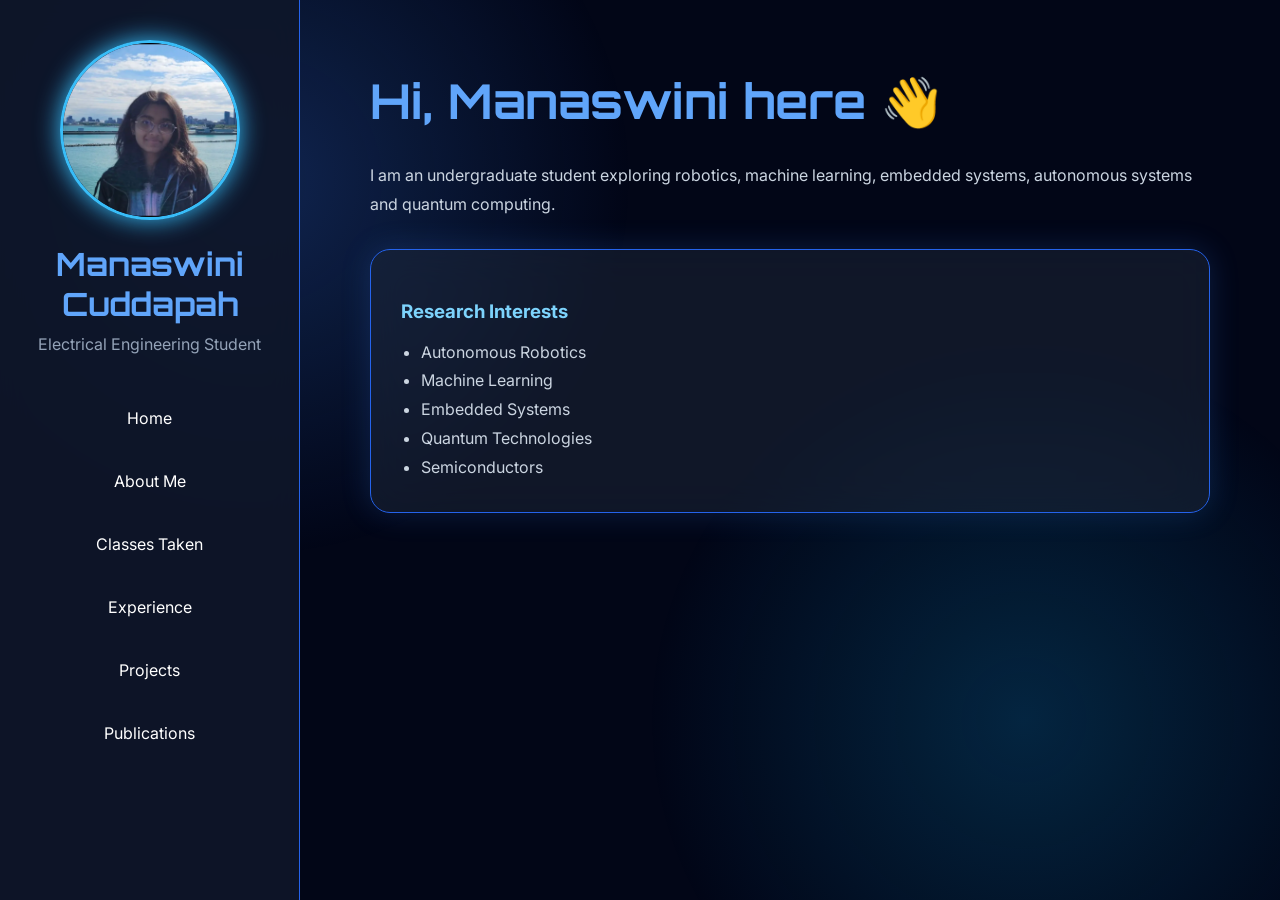
<file: index.html>
<!DOCTYPE html>
<html lang="en">
<head>
    <meta charset="UTF-8">
    <meta name="viewport" content="width=device-width, initial-scale=1.0">
    <title>Manaswini Cuddapah</title>
    <link rel="stylesheet" href="stuff/styles.css">
</head>

<body>

<div class="background-glow"></div>

<div class="sidebar">
    <img src="me.jpg" class="profile">

    <h1>Manaswini Cuddapah</h1>
    <p>Electrical Engineering Student</p>

    <nav>
        <a href="index.html">Home</a>
        <a href="stuff/about.html">About Me</a>
        <a href="stuff/classes.html">Classes Taken</a>
        <a href="stuff/experience.html">Experience</a>
        <a href="stuff/projects.html">Projects</a>
        <a href="stuff/publications.html">Publications</a>
    </nav>
</div>

<div class="main">
    <h2>Hi, Manaswini here 👋</h2>

    <p>
        I am an undergraduate student exploring robotics, machine learning, embedded systems,
        autonomous systems and quantum computing.
    </p>

    <div class="card">
        <h3>Research Interests</h3>

        <ul>
            <li>Autonomous Robotics</li>
            <li>Machine Learning</li>
            <li>Embedded Systems</li>
            <li>Quantum Technologies</li>
            <li>Semiconductors</li>
        </ul>
    </div>
</div>

</body>
</html>
</file>
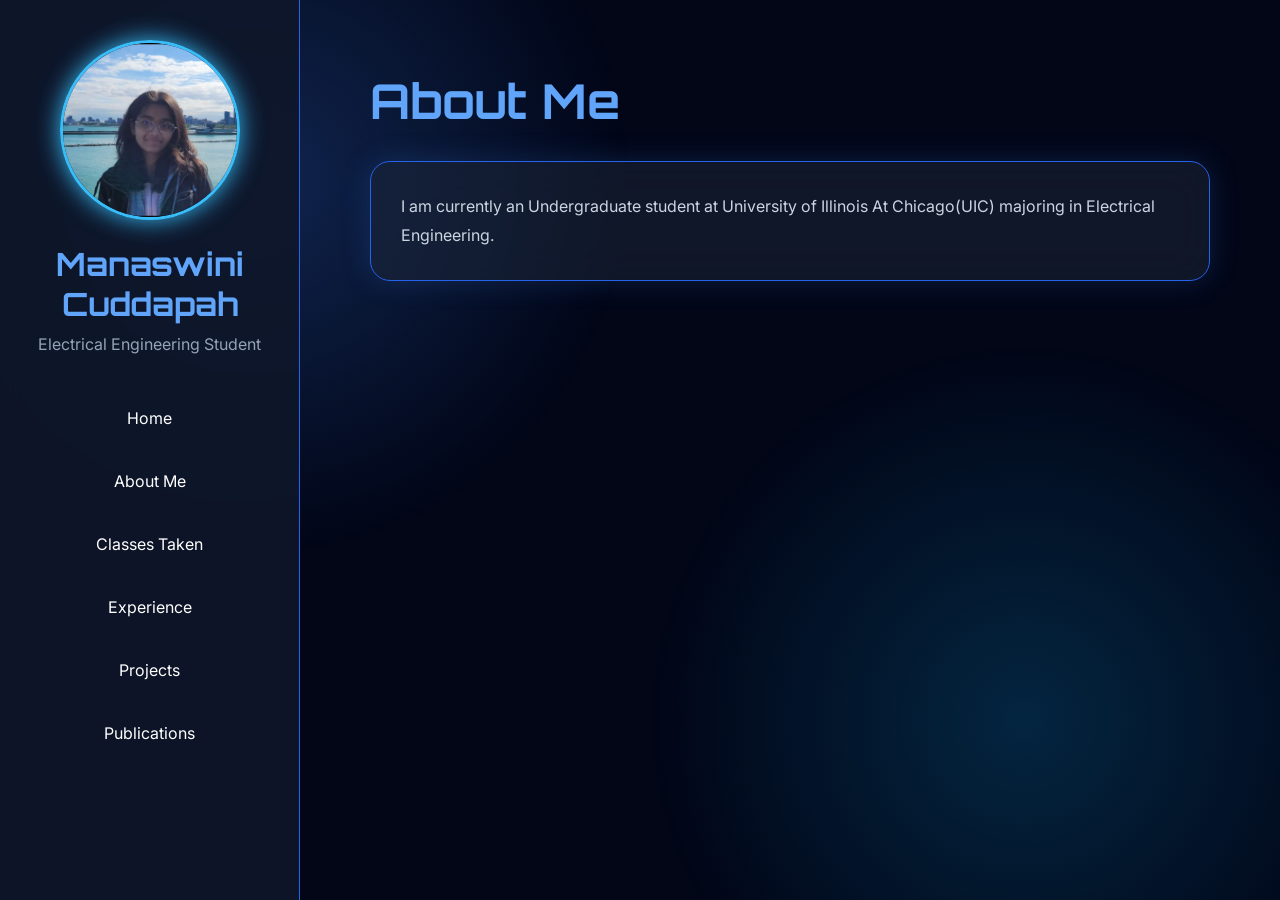
<file: stuff/about.html>
<!DOCTYPE html>
<html lang="en">
<head>
    <meta charset="UTF-8">
    <meta name="viewport" content="width=device-width, initial-scale=1.0">
    <title>Manaswini Cuddapah</title>
    <link rel="stylesheet" href="styles.css">
</head>

<body>

<div class="background-glow"></div>

<div class="sidebar">
    <img src="../me.jpg" class="profile">

    <h1>Manaswini Cuddapah</h1>
    <p>Electrical Engineering Student</p>

    <nav>
        <a href="../index.html">Home</a>
        <a href="about.html">About Me</a>
        <a href="classes.html">Classes Taken</a>
        <a href="experience.html">Experience</a>
        <a href="projects.html">Projects</a>
        <a href="publications.html">Publications</a>
    </nav>
</div>

<div class="main">
    <h2>About Me</h2>

    <div class="card">
        <p>I am currently an Undergraduate student at University of Illinois At Chicago(UIC) majoring in Electrical Engineering.</p>

        
    </div>
</div>

</body>
</html>
</file>
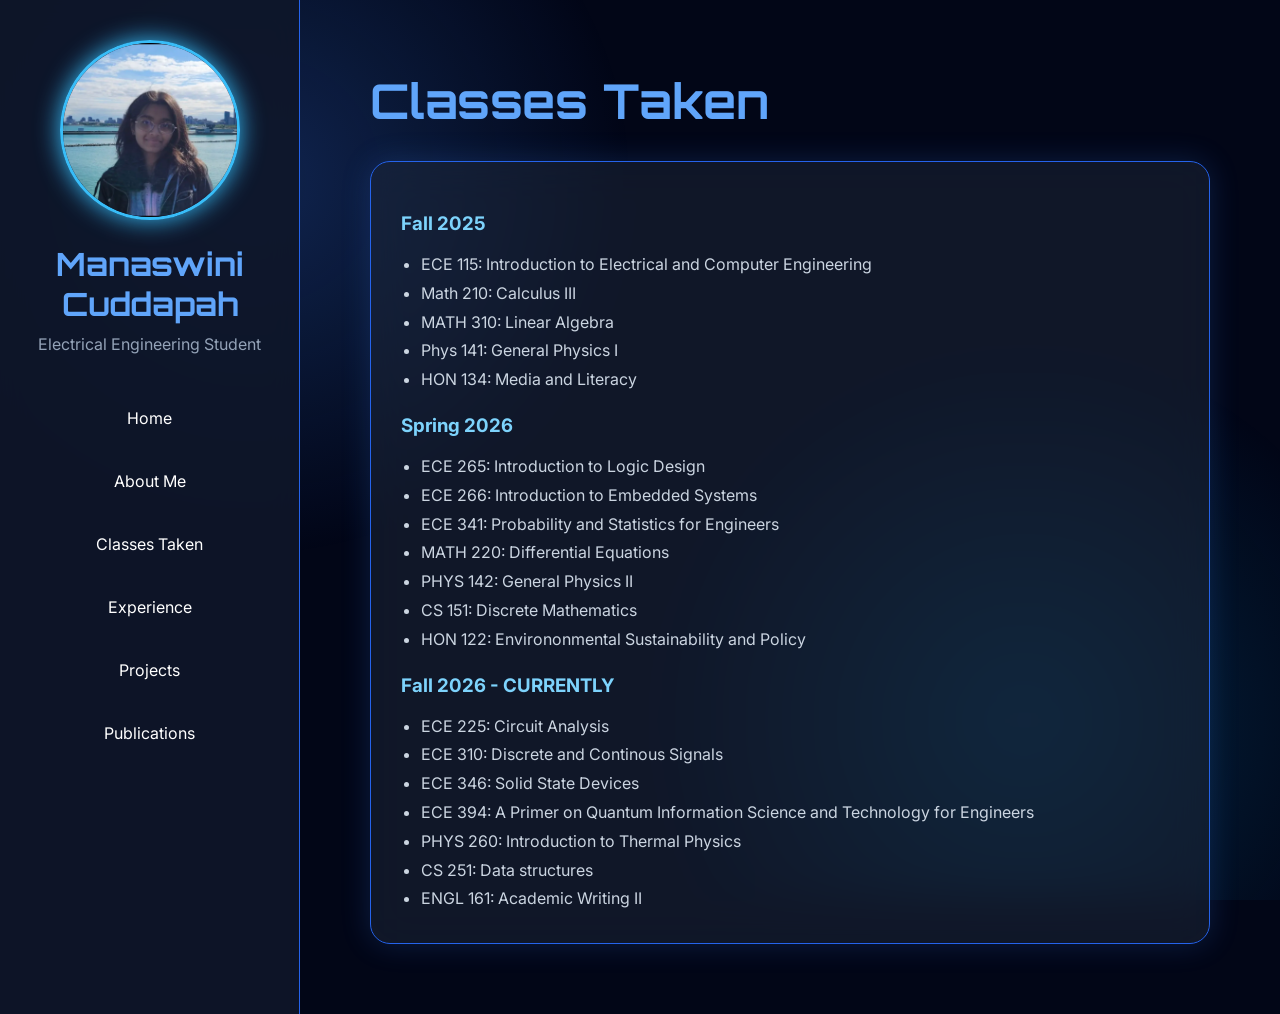
<file: stuff/classes.html>
<!DOCTYPE html>
<html>
<head>
    <title>Classes Taken</title>
    <link rel="stylesheet" href="styles.css">
</head>

<body>

<div class="background-glow"></div>

<div class="sidebar">
    <img src="../me.jpg" class="profile">

    <h1>Manaswini Cuddapah</h1>
    <p>Electrical Engineering Student</p>

    <nav>
        <a href="../index.html">Home</a>
        <a href="about.html">About Me</a>
        <a href="classes.html">Classes Taken</a>
        <a href="experience.html">Experience</a>
        <a href="projects.html">Projects</a>
        <a href="publications.html">Publications</a>
    </nav>
</div>

<div class="main">
    <h2>Classes Taken</h2>

    <div class="card">
        <h3>Fall 2025</h3>
        <ul>
            <li>ECE 115: Introduction to Electrical and Computer Engineering</li>
            <li>Math 210: Calculus III</li>
            <li>MATH 310: Linear Algebra</li>
            <li>Phys 141: General Physics I </li>
            <li>HON 134: Media and Literacy </li>
        </ul>
        <h3>Spring 2026</h3>
        <ul>
            <li>ECE 265: Introduction to Logic Design</li>
            <li>ECE 266: Introduction to Embedded Systems</li>
            <li>ECE 341: Probability and Statistics for Engineers</li>
            <li>MATH 220: Differential Equations</li>
            <li>PHYS 142: General Physics II</li>
            <li>CS 151: Discrete Mathematics</li>
            <li>HON 122: Environonmental Sustainability and Policy</li>
        </ul>
        <h3>Fall 2026 - CURRENTLY</h3>
        <ul>
            <li>ECE 225: Circuit Analysis</li>
            <li>ECE 310: Discrete and Continous Signals</li>
            <li>ECE 346: Solid State Devices</li>
            <li>ECE 394: A Primer on Quantum Information Science and Technology for Engineers</li>
            <li>PHYS 260: Introduction to Thermal Physics</li>
            <li>CS 251: Data structures</li>
            <li>ENGL 161: Academic Writing II</li>
        </ul>
    </div>
</div>

</body>
</html>
</file>
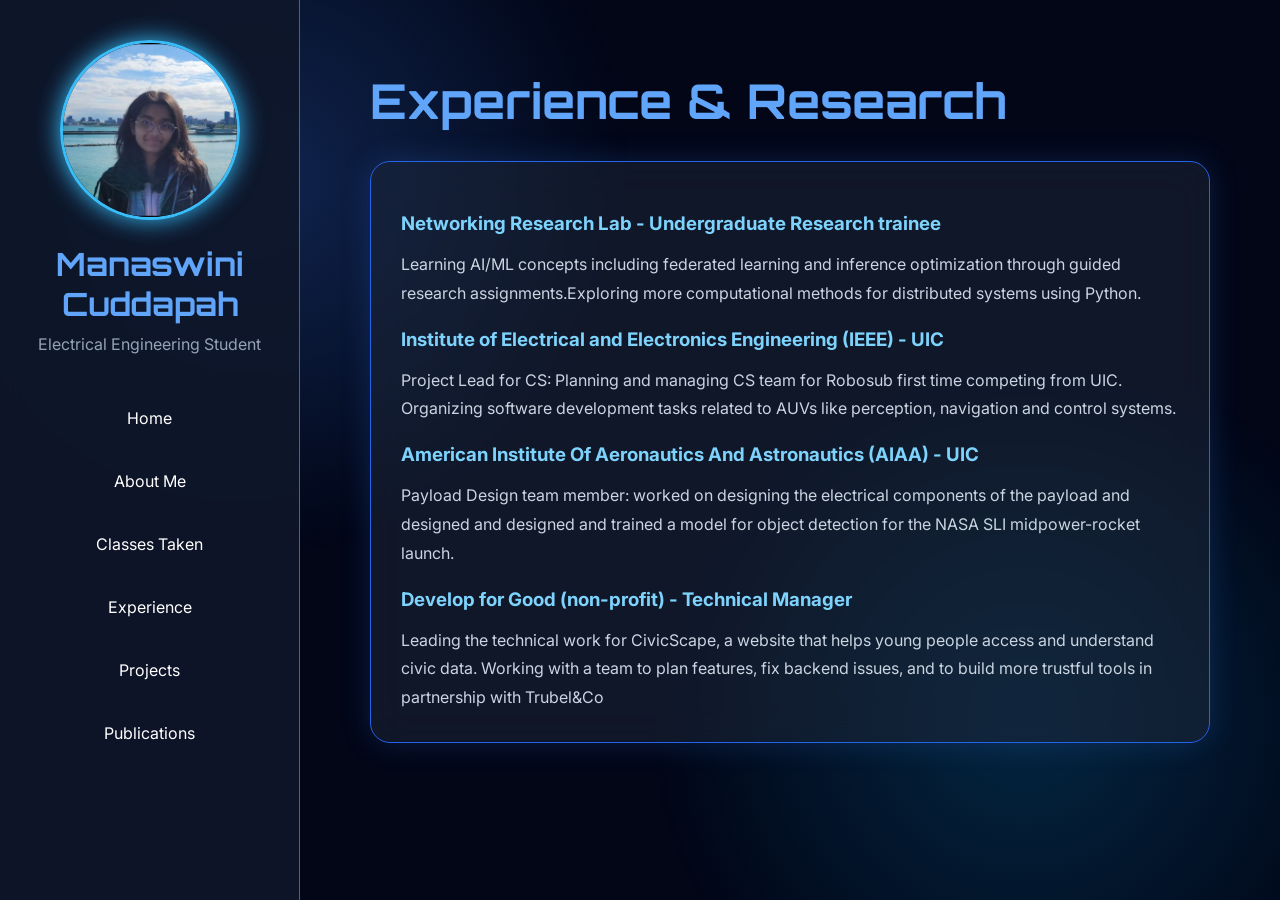
<file: stuff/experience.html>
<!DOCTYPE html>
<html>
<head>
    <title>Experience</title>
    <link rel="stylesheet" href="styles.css">
</head>

<body>

<div class="background-glow"></div>

<div class="sidebar">
    <img src="../me.jpg" class="profile">

    <h1>Manaswini Cuddapah</h1>
    <p> Electrical Engineering Student</p>

    <nav>
        <a href="../index.html">Home</a>
        <a href="about.html">About Me</a>
        <a href="classes.html">Classes Taken</a>
        <a href="experience.html">Experience</a>
        <a href="projects.html">Projects</a>
        <a href="publications.html">Publications</a>
    </nav>
</div>

<div class="main">
    <h2>Experience & Research</h2>

    <div class="card">
        <h3>Networking Research Lab  - Undergraduate Research trainee</h3>
        <p>Learning AI/ML concepts including federated learning and inference optimization through guided research assignments.Exploring more computational methods for distributed systems using Python.</p>

        <h3>Institute of Electrical and Electronics Engineering (IEEE) - UIC</h3>
        <p>Project Lead for CS: Planning and managing CS team for Robosub first time competing from UIC. Organizing software development tasks related to AUVs like perception, navigation and control systems. </p>
        
        <h3>American Institute Of Aeronautics And Astronautics (AIAA) - UIC</h3>
        <p>Payload Design team member: worked on designing the electrical components of the payload and designed and designed and trained a model for object detection for the NASA SLI midpower-rocket launch.</p>

        <h3>Develop for Good (non-profit) - Technical Manager </h3>
        <p>Leading the technical work for CivicScape, a website that helps young people access and understand civic data. Working with a team to plan features, fix backend issues, and to build more trustful tools in partnership with Trubel&Co </p>
    </div>
</div>

</body>
</html>
</file>
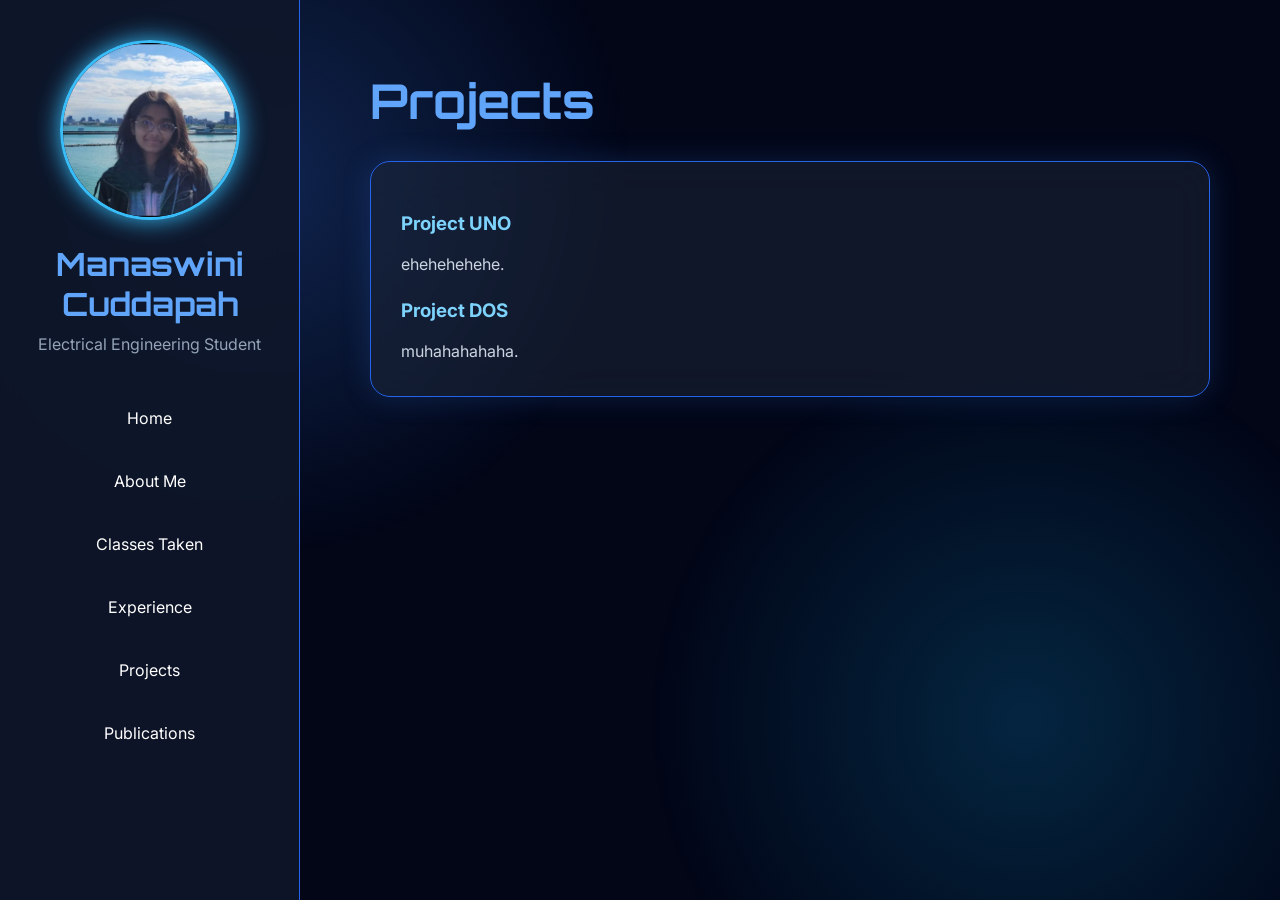
<file: stuff/projects.html>
<!DOCTYPE html>
<html>
<head>
    <title>Projects</title>
    <link rel="stylesheet" href="styles.css">
</head>

<body>

<div class="background-glow"></div>

<div class="sidebar">
    <img src="../me.jpg" class="profile">

    <h1>Manaswini Cuddapah</h1>
    <p>Electrical Engineering Student</p>

    <nav>
        <a href="../index.html">Home</a>
        <a href="about.html">About Me</a>
        <a href="classes.html">Classes Taken</a>
        <a href="experience.html">Experience</a>
        <a href="projects.html">Projects</a>
        <a href="publications.html">Publications</a>
    </nav>
</div>

<div class="main">
    <h2>Projects</h2>

    <div class="card">
        <h3>Project UNO</h3>
        <p>ehehehehehe.</p>

        <h3>Project DOS</h3>
        <p>muhahahahaha.</p>
    </div>
</div>

</body>
</html>
</file>
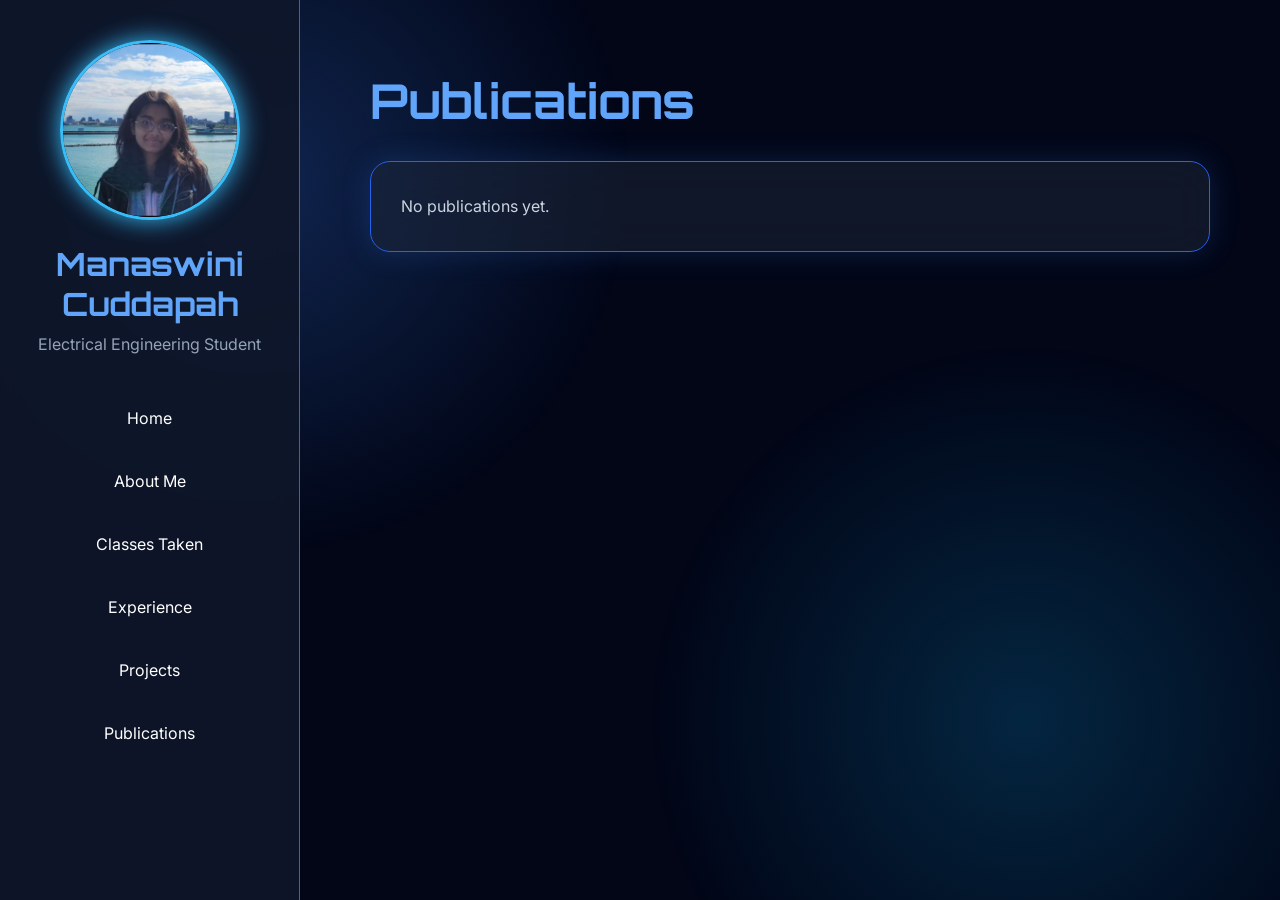
<file: stuff/publications.html>
<!DOCTYPE html>
<html>
<head>
    <title>Publications</title>
    <link rel="stylesheet" href="styles.css">
</head>

<body>

<div class="background-glow"></div>

<div class="sidebar">
    <img src="../me.jpg" class="profile">

    <h1>Manaswini Cuddapah</h1>
    <p>Electrical Engineering Student</p>

    <nav>
        <a href="../index.html">Home</a>
        <a href="about.html">About Me</a>
        <a href="classes.html">Classes Taken</a>
        <a href="experience.html">Experience</a>
        <a href="projects.html">Projects</a>
        <a href="publications.html">Publications</a>
    </nav>
</div>

<div class="main">
    <h2>Publications</h2>

    <div class="card">
        <p>No publications yet.</p>
    </div>
</div>

</body>
</html>
</file>
<file: stuff/styles.css>
@import url('https://fonts.googleapis.com/css2?family=Orbitron:wght@500;700&family=Inter:wght@300;400;500&display=swap');

*{
    margin:0;
    padding:0;
    box-sizing:border-box;
}

body{
    background:#020617;
    color:white;
    font-family:'Inter',sans-serif;
    display:flex;
    min-height:100vh;
    overflow-x:hidden;
}

.background-glow{
    position:fixed;
    width:100%;
    height:100%;
    background:
        radial-gradient(circle at 20% 20%, rgba(59,130,246,0.25), transparent 30%),
        radial-gradient(circle at 80% 80%, rgba(14,165,233,0.20), transparent 30%);
    z-index:-1;
}

.sidebar{
    width:300px;
    position: sticky;
    background:rgba(15,23,42,0.9);
    backdrop-filter:blur(15px);
    border-right:1px solid #2563eb;
    padding:40px 25px;
    text-align:center;
}

.profile{
    width:180px;
    height:180px;
    object-fit:cover;
    border-radius:50%;
    border:3px solid #38bdf8;
    box-shadow:0 0 25px #38bdf8;
}

.sidebar h1{
    margin-top:20px;
    font-family:'Orbitron',sans-serif;
    color:#60a5fa;
}

.sidebar p{
    margin-top:10px;
    color:#94a3b8;
}

nav{
    display:flex;
    flex-direction:column;
    margin-top:40px;
    gap:15px;
}

nav a{
    text-decoration:none;
    color:white;
    padding:14px;
    border-radius:10px;
    transition:0.3s;
}

nav a:hover{
    background:rgba(59,130,246,0.2);
    box-shadow:0 0 20px #2563eb;
    color:#60a5fa;
}

.main{
    flex:1;
    padding:70px;
}

.main h2{
    font-size:3rem;
    color:#60a5fa;
    font-family:'Orbitron',sans-serif;
    margin-bottom:30px;
}

.main p,
.main li{
    color:#cbd5e1;
    line-height:1.8;
}

.card{
    margin-top:30px;
    padding:30px;
    border-radius:20px;
    background:rgba(30,41,59,0.5);
    backdrop-filter:blur(20px);
    border:1px solid #2563eb;
    box-shadow:0 0 30px rgba(59,130,246,0.2);
}

.card h3{
    color:#7dd3fc;
    margin-bottom:15px;
    margin-top:20px;
}

.card ul{
    padding-left:20px;
}

@media(max-width:900px){

    body{
        flex-direction:column;
    }

    .sidebar{
        position: sticky;
        width:100%;
        border-right:none;
        border-bottom:1px solid #2563eb;
    }

    .main{
        padding:40px 25px;
    }

    .main h2{
        font-size:2rem;
    }
}
</file>
